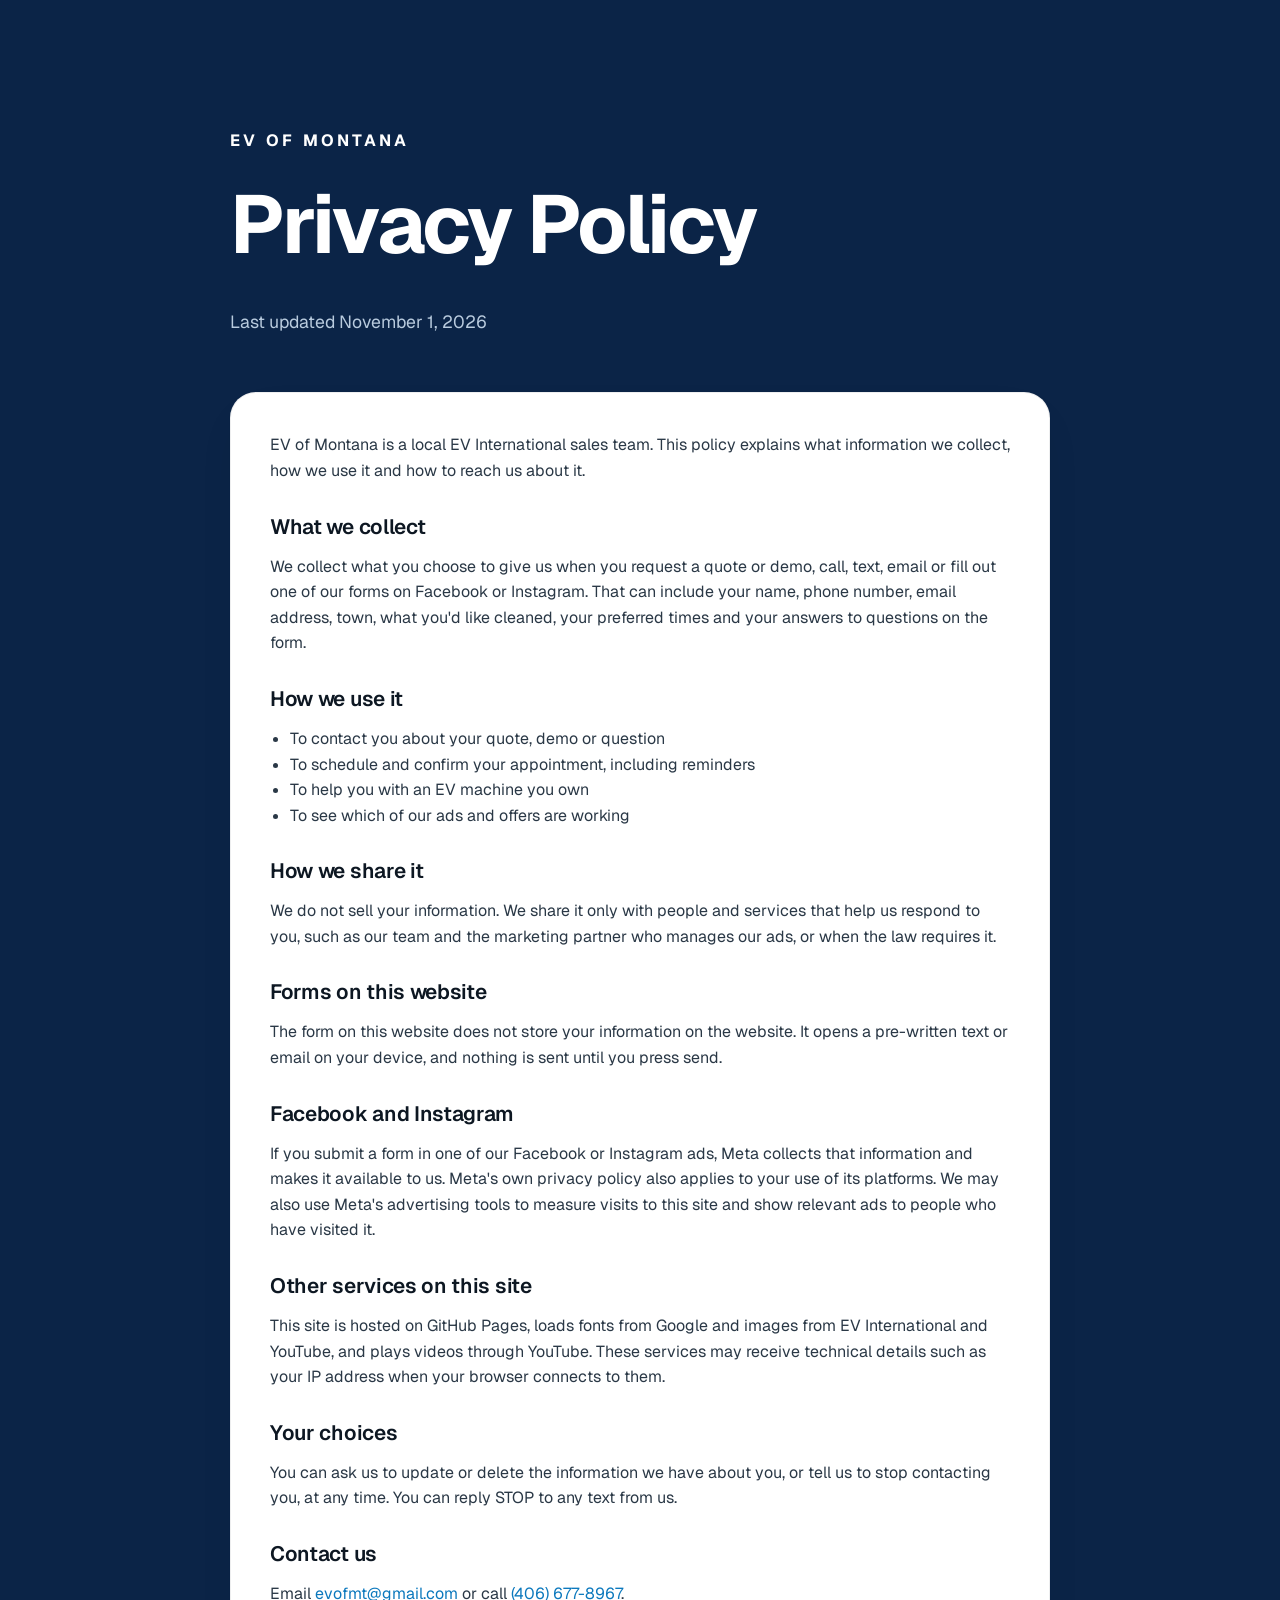
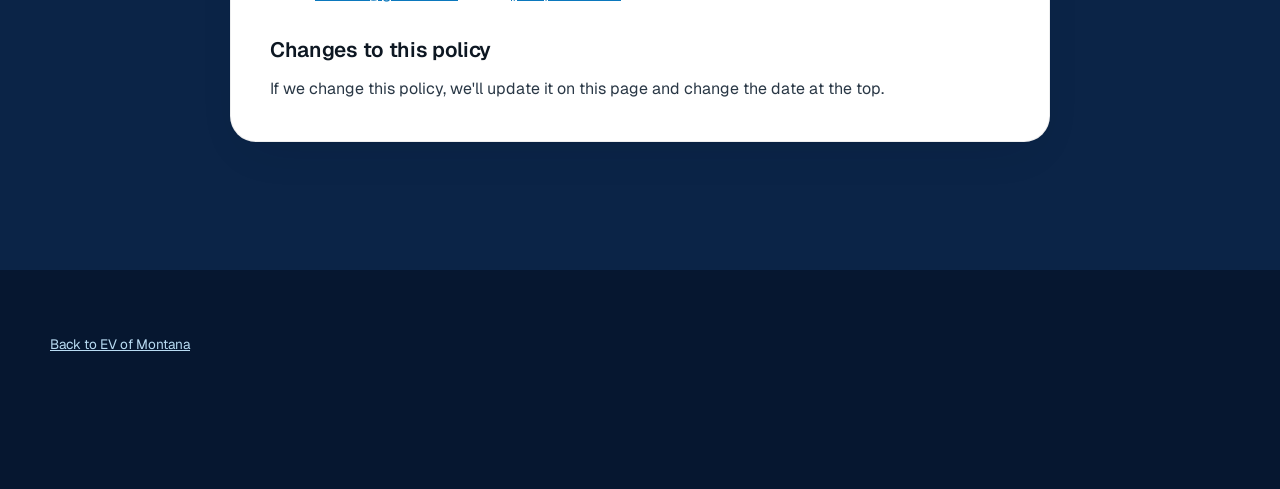
<file: privacy.html>
<!doctype html>
<html lang="en">
<head>
  <meta charset="utf-8">
  <meta name="viewport" content="width=device-width, initial-scale=1">
  <title>Privacy Policy | EV of Montana</title>
  <meta name="description" content="How EV of Montana collects and uses the information you share with us.">
  <meta name="theme-color" content="#061730">
  <link rel="icon" href="favicon.ico" sizes="48x48">
  <link rel="icon" href="favicon.png" type="image/png" sizes="512x512">
  <link rel="apple-touch-icon" href="apple-touch-icon.png">
  <link rel="preconnect" href="https://fonts.googleapis.com">
  <link rel="preconnect" href="https://fonts.gstatic.com" crossorigin>
  <link href="https://fonts.googleapis.com/css2?family=Geist:wght@300;400;500;600;700;800&display=swap" rel="stylesheet">
  <link rel="stylesheet" href="styles.css?v=16">
</head>
<body class="home">
  <main>
    <section class="section">
      <div class="wrap narrow">
        <div class="head">
          <a class="brand" href="index.html">EV of Montana</a>
          <h1 class="legal-title">Privacy Policy</h1>
          <p class="section-lead">Last updated November 1, 2026</p>
        </div>
        <article class="legal">
          <p>EV of Montana is a local EV International sales team. This policy explains what information we collect, how we use it and how to reach us about it.</p>

          <h2>What we collect</h2>
          <p>We collect what you choose to give us when you request a quote or demo, call, text, email or fill out one of our forms on Facebook or Instagram. That can include your name, phone number, email address, town, what you'd like cleaned, your preferred times and your answers to questions on the form.</p>

          <h2>How we use it</h2>
          <ul>
            <li>To contact you about your quote, demo or question</li>
            <li>To schedule and confirm your appointment, including reminders</li>
            <li>To help you with an EV machine you own</li>
            <li>To see which of our ads and offers are working</li>
          </ul>

          <h2>How we share it</h2>
          <p>We do not sell your information. We share it only with people and services that help us respond to you, such as our team and the marketing partner who manages our ads, or when the law requires it.</p>

          <h2>Forms on this website</h2>
          <p>The form on this website does not store your information on the website. It opens a pre-written text or email on your device, and nothing is sent until you press send.</p>

          <h2>Facebook and Instagram</h2>
          <p>If you submit a form in one of our Facebook or Instagram ads, Meta collects that information and makes it available to us. Meta's own privacy policy also applies to your use of its platforms. We may also use Meta's advertising tools to measure visits to this site and show relevant ads to people who have visited it.</p>

          <h2>Other services on this site</h2>
          <p>This site is hosted on GitHub Pages, loads fonts from Google and images from EV International and YouTube, and plays videos through YouTube. These services may receive technical details such as your IP address when your browser connects to them.</p>

          <h2>Your choices</h2>
          <p>You can ask us to update or delete the information we have about you, or tell us to stop contacting you, at any time. You can reply STOP to any text from us.</p>

          <h2>Contact us</h2>
          <p>Email <a href="mailto:evofmt@gmail.com">evofmt@gmail.com</a> or call <a href="tel:+14066778967">(406) 677-8967</a>.</p>

          <h2>Changes to this policy</h2>
          <p>If we change this policy, we'll update it on this page and change the date at the top.</p>
        </article>
      </div>
    </section>
  </main>
  <footer class="footer">
    <div class="wrap">
      <p class="fine"><a href="index.html">Back to EV of Montana</a></p>
    </div>
  </footer>
</body>
</html>
</file>
<file: styles.css>
:root {
  --night: #061730;
  --night-2: #0a2040;
  --ink: #0d1722;
  --text: #2a3846;
  --muted: #5b6d80;
  --bg: #0b2447;
  --bg-tint: #0f2e59;
  --on-dark: #b9cbde;
  --white: #ffffff;
  --blue: #2bb0f5;
  --blue-deep: #0b78bd;
  --blue-ice: #bfe6ff;
  --hair: rgba(13, 23, 34, 0.07);
  --hair-dark: rgba(255, 255, 255, 0.09);
  --shadow: 0 1px 2px rgba(13, 23, 34, 0.04), 0 18px 50px -20px rgba(13, 23, 34, 0.14);
  --spring: cubic-bezier(0.32, 0.72, 0, 1);
  --font: "Geist", ui-sans-serif, system-ui, sans-serif;
}

* { box-sizing: border-box; }
html { scroll-behavior: smooth; scroll-padding-top: 96px; }
body { margin: 0; font-family: var(--font); color: var(--text); background: var(--bg); line-height: 1.6; -webkit-font-smoothing: antialiased; }
img { max-width: 100%; display: block; }
a { color: var(--blue-deep); }
h1, h2, h3 { color: var(--ink); margin: 0 0 .5em; letter-spacing: -0.035em; line-height: 1.04; }
h1 { font-size: clamp(2.6rem, 6.4vw, 5.4rem); font-weight: 700; }
h2 { font-size: clamp(2rem, 4.4vw, 3.4rem); font-weight: 700; }
h3 { font-size: 1.15rem; font-weight: 600; letter-spacing: -0.015em; line-height: 1.25; }
p { margin: 0 0 1em; }
svg { fill: none; stroke: currentColor; stroke-width: 1.4; stroke-linecap: round; stroke-linejoin: round; }

.wrap { width: min(1180px, 100% - 32px); margin-inline: auto; }
.narrow { width: min(820px, 100% - 32px); }

/* pills */
.pill { display: inline-block; font-size: 11px; font-weight: 500; letter-spacing: .2em; text-transform: uppercase; padding: 7px 14px; border-radius: 999px; color: var(--blue-ice); background: rgba(43,176,245,.1); box-shadow: inset 0 0 0 1px rgba(43,176,245,.25); margin-bottom: 22px; }
.pill-light { color: var(--blue-ice); background: rgba(43,176,245,.14); box-shadow: inset 0 0 0 1px rgba(43,176,245,.32); }

/* buttons */
.btn { display: inline-flex; align-items: center; gap: 12px; font: 500 1rem/1 var(--font); padding: 8px 8px 8px 24px; min-height: 52px; border-radius: 999px; border: 0; text-decoration: none; cursor: pointer; transition: transform .5s var(--spring), background .5s var(--spring), box-shadow .5s var(--spring); }
.btn:active { transform: scale(.98); }
.btn-ic { width: 36px; height: 36px; border-radius: 50%; display: grid; place-items: center; transition: transform .5s var(--spring); }
.btn-ic svg { width: 16px; height: 16px; stroke-width: 1.8; }
.btn:hover .btn-ic { transform: translate(2px, -1px) scale(1.06); }
.btn-primary { background: var(--blue); color: #04111c; box-shadow: 0 10px 30px -8px rgba(43,176,245,.6); }
.btn-primary:hover { background: #4cc0fa; }
.btn-primary .btn-ic { background: rgba(4,17,28,.12); }
.btn-ghost { color: #fff; background: rgba(255,255,255,.06); box-shadow: inset 0 0 0 1px var(--hair-dark); padding: 8px 24px 8px 8px; }
.btn-ghost:hover { background: rgba(255,255,255,.1); }
.btn-ghost .btn-ic { background: rgba(255,255,255,.1); }
.play-ic svg { fill: currentColor; stroke: none; width: 14px; height: 14px; }
.btn-full { width: 100%; justify-content: space-between; }

/* nav: floating island */
.nav-wrap { position: fixed; top: 16px; left: 0; right: 0; z-index: 30; display: flex; justify-content: center; pointer-events: none; padding: 0 16px; }
.nav { pointer-events: auto; display: grid; grid-template-columns: 1fr auto 1fr; align-items: center; gap: 28px; width: min(1080px, 100%); padding: 8px 8px 8px 24px; border-radius: 999px; background: rgba(6, 23, 48, .78); backdrop-filter: blur(18px) saturate(1.4); -webkit-backdrop-filter: blur(18px) saturate(1.4); box-shadow: inset 0 0 0 1px var(--hair-dark), 0 20px 40px -20px rgba(0,0,0,.5); }
.nav-side { display: flex; align-items: center; gap: 24px; }
.nav-right { justify-content: flex-end; }
.nav-side a { color: rgba(255,255,255,.75); text-decoration: none; font-size: .9rem; transition: color .4s var(--spring); }
.nav-side a:hover { color: #fff; }
.brand { color: #fff; text-decoration: none; font-weight: 700; font-size: 1.02rem; letter-spacing: .2em; text-transform: uppercase; white-space: nowrap; }
.nav-side .nav-cta { color: #fff; background: rgba(255,255,255,.08); box-shadow: inset 0 0 0 1px rgba(255,255,255,.16); padding: 11px 20px; border-radius: 999px; }
.nav-side .nav-cta:hover { background: #fff; color: var(--night); }
.burger { display: none; width: 44px; height: 44px; border-radius: 50%; border: 0; background: rgba(255,255,255,.08); position: relative; cursor: pointer; justify-self: end; }
.burger span { position: absolute; left: 14px; right: 14px; height: 1.5px; background: #fff; transition: transform .5s var(--spring); }
.burger span:first-child { top: 18px; } .burger span:last-child { top: 25px; }
.menu-open .burger span:first-child { transform: translateY(3.5px) rotate(45deg); }
.menu-open .burger span:last-child { transform: translateY(-3.5px) rotate(-45deg); }
.menu { position: fixed; inset: 0; z-index: 25; background: rgba(6,23,48,.92); backdrop-filter: blur(28px); -webkit-backdrop-filter: blur(28px); display: flex; flex-direction: column; justify-content: center; gap: 6px; padding: 96px 32px 32px; opacity: 0; pointer-events: none; transition: opacity .5s var(--spring); }
.menu a { color: #fff; text-decoration: none; font-size: 2rem; font-weight: 600; letter-spacing: -0.03em; padding: 6px 0; opacity: 0; transform: translateY(32px); transition: opacity .6s var(--spring), transform .6s var(--spring); }
.menu-open .menu { opacity: 1; pointer-events: auto; }
.menu-open .menu a { opacity: 1; transform: none; }
.menu-open .menu a:nth-child(2) { transition-delay: .05s; } .menu-open .menu a:nth-child(3) { transition-delay: .1s; }
.menu-open .menu a:nth-child(4) { transition-delay: .15s; } .menu-open .menu a:nth-child(5) { transition-delay: .2s; } .menu-open .menu a:nth-child(6) { transition-delay: .25s; }

/* hero */
.hero { position: relative; overflow: hidden; background: var(--night); color: #b9c8d6; padding: 168px 0 120px; min-height: 100dvh; display: flex; align-items: center; }
.glow { position: absolute; border-radius: 50%; filter: blur(80px); pointer-events: none; }
.glow-a { width: 620px; height: 620px; right: -120px; top: -120px; background: radial-gradient(circle, rgba(43,176,245,.32), transparent 65%); }
.glow-b { width: 520px; height: 520px; left: -200px; bottom: -220px; background: radial-gradient(circle, rgba(30,90,200,.28), transparent 65%); }
.hero-center { position: relative; display: flex; flex-direction: column; align-items: center; text-align: center; }
.hero-center .hero-copy { max-width: 1040px; display: flex; flex-direction: column; align-items: center; }
.hero-center h1 { font-size: clamp(2.5rem, 6vw, 4.9rem); }
.hero-center .lead { margin-inline: auto; }
.hero-center .cta-row { justify-content: center; margin-bottom: 64px; }
.hero-center .hero-media { width: min(980px, 100%); }
.hero-center .media-core { aspect-ratio: 16 / 8.2; }
.hero-center .hero-stats { justify-content: center; border-top: 0; padding-top: 0; margin-top: 48px; gap: 0; }
.hero-center .hero-stats div { padding: 0 36px; }
.hero-center .hero-stats div + div { border-left: 1px solid var(--hair-dark); }
.yt-link { display: inline-flex; align-items: center; gap: 10px; margin-top: 36px; color: #cfe6f6; text-decoration: none; font-size: .95rem; padding: 10px 18px; border-radius: 999px; box-shadow: inset 0 0 0 1px var(--hair-dark); transition: background .5s var(--spring), color .5s var(--spring); }
.yt-link svg { width: 20px; height: 20px; color: var(--blue); }
.yt-link:hover { background: rgba(255,255,255,.06); color: #fff; }
.btn-dark { background: #fff; color: var(--night); margin-top: 8px; }
.btn-dark:hover { background: var(--blue-ice); }
.btn-dark .btn-ic { background: rgba(6,23,48,.1); }
.rise-3 { animation-delay: .3s; }
.hero h1 { color: #fff; }
.hero .soft { color: transparent; background: linear-gradient(100deg, #e8f6ff 0%, var(--blue) 70%); -webkit-background-clip: text; background-clip: text; }
.lead { font-size: 1.15rem; line-height: 1.65; max-width: 34em; }
.hero .lead { color: #9fb2c4; }
.cta-row { display: flex; flex-wrap: wrap; gap: 12px; margin: 36px 0 48px; }
.hero-stats { display: flex; gap: 40px; margin: 0; padding-top: 28px; border-top: 1px solid var(--hair-dark); }
.hero-stats dt { color: #fff; font-size: 1.6rem; font-weight: 600; letter-spacing: -0.03em; }
.hero-stats dd { margin: 2px 0 0; font-size: .82rem; color: #7d93a8; }

.hero-media { position: relative; }
.bezel { padding: 7px; border-radius: 32px; background: rgba(255,255,255,.06); box-shadow: inset 0 0 0 1px var(--hair-dark); }
.bezel-core { border-radius: 25px; background: var(--white); box-shadow: inset 0 1px 1px rgba(255,255,255,.9), var(--shadow); overflow: hidden; height: 100%; }
.bezel-dark { background: rgba(255,255,255,.04); box-shadow: inset 0 0 0 1px var(--hair-dark); }
.bezel-dark > .bezel-core { background: var(--night-2); box-shadow: inset 0 1px 1px rgba(255,255,255,.08), 0 40px 80px -30px rgba(0,0,0,.7); }
.media-core { all: unset; display: block; position: relative; width: 100%; aspect-ratio: 4 / 4.4; border-radius: 25px; overflow: hidden; cursor: pointer; background: #000; }
.media-core img { width: 100%; height: 100%; object-fit: cover; transform: scale(1.02); transition: transform 1.2s var(--spring); opacity: .92; }
.media-core:hover img { transform: scale(1.06); }
.media-core:focus-visible { outline: 2px solid var(--blue); outline-offset: 4px; }
.media-core::after { content: ""; position: absolute; inset: 0; background: linear-gradient(180deg, transparent 55%, rgba(5,8,13,.75)); }
.play { position: absolute; z-index: 1; left: 50%; top: 50%; width: 76px; height: 76px; margin: -38px 0 0 -38px; border-radius: 50%; display: grid; place-items: center; background: rgba(255,255,255,.14); backdrop-filter: blur(6px); box-shadow: inset 0 0 0 1px rgba(255,255,255,.35); color: #fff; transition: transform .6s var(--spring), background .6s var(--spring); }
.play svg { width: 26px; height: 26px; fill: currentColor; stroke: none; margin-left: 3px; }
.video:hover .play { transform: scale(1.08); background: var(--blue); }
.play.sm { width: 54px; height: 54px; margin: -27px 0 0 -27px; }
.play.sm svg { width: 18px; height: 18px; }
.media-cap { position: absolute; z-index: 1; left: 24px; bottom: 20px; color: #fff; font-size: .85rem; font-weight: 500; letter-spacing: .02em; }
.chip { position: absolute; z-index: 2; font-size: .8rem; font-weight: 500; color: #fff; padding: 10px 16px; border-radius: 999px; background: rgba(12,22,34,.85); box-shadow: inset 0 0 0 1px rgba(255,255,255,.14), 0 16px 30px -12px rgba(0,0,0,.6); }
.chip::before { content: ""; display: inline-block; width: 7px; height: 7px; border-radius: 50%; background: var(--blue); margin-right: 9px; box-shadow: 0 0 10px var(--blue); vertical-align: 1px; }
.chip-a { left: -22px; top: 22%; }
.chip-b { right: -22px; bottom: 26%; }

/* trust */
.trust { background: var(--night); border-top: 1px solid var(--hair-dark); }
.trust-row { display: flex; flex-wrap: wrap; justify-content: center; align-items: center; gap: 12px 28px; padding: 26px 0; color: #8ea3b7; font-size: .88rem; letter-spacing: .02em; }
.trust-row i { width: 4px; height: 4px; border-radius: 50%; background: #34495d; }

/* sections */
.section { padding: 128px 0; position: relative; }
.section-tint { background: var(--bg-tint); }
.head { max-width: 640px; margin-bottom: 56px; }
.head.center { text-align: center; margin-inline: auto; }
.head h2 { color: #fff; }
.section-lead { font-size: 1.1rem; color: var(--on-dark); max-width: 36em; }

/* bento */
.bento { display: grid; grid-template-columns: repeat(4, 1fr); grid-auto-rows: minmax(240px, auto); gap: 16px; }
.tile .bezel-core { padding: 32px; display: flex; flex-direction: column; }
.tile p { color: var(--muted); margin: 0; font-size: .97rem; }
.tile-steam { grid-column: span 2; grid-row: span 2; }
.tile-steam .bezel-core { background: linear-gradient(160deg, #123a70, #061730); }
.tile-steam h3 { color: #fff; font-size: clamp(1.6rem, 2.6vw, 2.2rem); letter-spacing: -0.03em; line-height: 1.1; margin-bottom: 14px; }
.tile-steam p { color: #94a9bd; font-size: 1.02rem; }
.tile-wide, .tile-half { grid-column: span 2; }
.tile-half .bezel-core { min-height: 200px; }
.tile-k { font-size: 11px; letter-spacing: .2em; text-transform: uppercase; color: var(--blue); margin-bottom: 18px; font-weight: 500; }
.tile-wide { grid-column: span 2; }
.ic { width: 34px; height: 34px; color: var(--blue-deep); margin-bottom: auto; padding-bottom: 18px; box-sizing: content-box; }
.big { display: block; font-size: 2.6rem; font-weight: 700; letter-spacing: -0.04em; color: var(--ink); line-height: 1; margin: 18px 0 10px; }
.steam-compare { margin-top: auto; padding-top: 32px; display: grid; gap: 16px; }
.sc-row { display: grid; grid-template-columns: 150px 1fr 100px; align-items: center; gap: 14px; font-size: .85rem; color: #dbe7f2; }
.sc-row em { font-style: normal; color: var(--blue-ice); text-align: right; }
.sc-bar { height: 10px; border-radius: 999px; background: rgba(255,255,255,.06); overflow: hidden; }
.sc-bar b { display: block; height: 100%; border-radius: 999px; background: linear-gradient(90deg, #7fd3ff, var(--blue)); box-shadow: 0 0 14px rgba(43,176,245,.7); }
.sc-row.muted { color: #6f8396; }
.sc-row.muted em { color: #6f8396; }
.sc-row.muted b { background: #c9d3dc; box-shadow: none; opacity: .55; }
.split-core { flex-direction: row !important; gap: 28px; align-items: center; }
.split-core > div:first-child { flex: 1; display: flex; flex-direction: column; height: 100%; }
.screen-mock { flex: none; width: 190px; height: 150px; border-radius: 18px; background: #070c12; box-shadow: inset 0 0 0 1px rgba(255,255,255,.06); display: flex; align-items: center; justify-content: center; gap: 18px; }
.screen-mock .ring { width: 86px; height: 86px; border-radius: 50%; border: 5px solid var(--blue); box-shadow: 0 0 20px rgba(43,176,245,.55), inset 0 0 14px rgba(43,176,245,.35); display: grid; place-items: center; color: #dff3ff; font-weight: 600; font-size: 1.25rem; position: relative; }
.screen-mock .ring small { position: absolute; bottom: 18px; font-size: .6rem; color: var(--blue-ice); }
.screen-mock ul { list-style: none; margin: 0; padding: 0; display: grid; gap: 8px; font-size: .62rem; color: #6fb9e6; font-weight: 600; }
.screen-mock li i { display: block; width: 26px; height: 2px; background: var(--blue); margin-bottom: 3px; opacity: .7; }

.specs { margin-top: 16px; border-radius: 28px; background: var(--white); box-shadow: inset 0 0 0 1px var(--hair), var(--shadow); }
.specs summary { list-style: none; cursor: pointer; padding: 24px 32px; font-weight: 600; color: var(--ink); display: flex; justify-content: space-between; align-items: center; }
.specs summary::-webkit-details-marker { display: none; }
.specs summary span { width: 34px; height: 34px; border-radius: 50%; display: grid; place-items: center; background: rgba(11,120,189,.08); color: var(--blue-deep); font-size: 1.2rem; transition: transform .5s var(--spring); }
.specs[open] summary span { transform: rotate(45deg); }
.spec-grid { display: grid; grid-template-columns: repeat(2, 1fr); gap: 0 48px; margin: 0; padding: 0 32px 8px; }
.spec-grid div { display: flex; justify-content: space-between; gap: 16px; padding: 14px 0; border-top: 1px solid var(--hair); font-size: .95rem; }
.spec-grid dt { color: var(--muted); }
.spec-grid dd { margin: 0; color: var(--ink); font-weight: 500; text-align: right; }
.fine { font-size: .85rem; color: var(--muted); }
.specs .fine { padding: 8px 32px 26px; margin: 0; }

/* rooms */
.rooms { display: grid; grid-template-columns: repeat(3, 1fr); gap: 16px; }
.room { display: flex; flex-direction: column; background: var(--white); border-radius: 26px; overflow: hidden; box-shadow: inset 0 0 0 1px var(--hair), var(--shadow); transition: transform .7s var(--spring); }
.room-thumb { all: unset; display: block; cursor: pointer; }
.room-thumb:focus-visible { outline: 2px solid var(--blue); outline-offset: -4px; }
.room-thumb .vthumb { aspect-ratio: 16 / 9; border-radius: 0; margin: 0; box-shadow: none; }
.room-thumb:hover .vthumb { transform: none; }
.room-len { position: absolute; z-index: 1; right: 10px; bottom: 10px; padding: 3px 8px; border-radius: 8px; background: rgba(5,8,13,.75); color: #fff; font-size: .78rem; font-weight: 500; }
.room-body { padding: 22px 24px 24px; }
.room-body h3 { margin: 0 0 6px; }
.room-more { display: flex; flex-wrap: wrap; gap: 6px; margin-top: 14px; }
.room-more button { all: unset; cursor: pointer; font-size: .82rem; font-weight: 500; padding: 7px 12px; border-radius: 999px; color: var(--blue-deep); background: rgba(11,120,189,.07); box-shadow: inset 0 0 0 1px rgba(11,120,189,.14); }
.room-more button:hover { background: rgba(11,120,189,.14); }
.room-more button:focus-visible { outline: 2px solid var(--blue); outline-offset: 2px; }
.photo-row { display: grid; grid-template-columns: 2fr 1fr 1fr; gap: 16px; margin-bottom: 16px; }
.photo-row img { width: 100%; height: 300px; object-fit: cover; border-radius: 26px; display: block; }
.kit-photos { display: grid; grid-template-columns: repeat(6, 1fr); gap: 12px; margin-top: 40px; }
.kit-photos figure { margin: 0; padding: 12px 10px; border-radius: 20px; background: var(--white); box-shadow: inset 0 0 0 1px var(--hair); text-align: center; }
.kit-photos img { width: 100%; aspect-ratio: 1; object-fit: contain; display: block; }
.kit-photos figcaption { margin-top: 6px; font-size: .8rem; color: var(--muted); }
.demo-photo { width: 100%; height: 240px; object-fit: cover; border-radius: 22px; display: block; margin-top: 28px; }
.band { position: relative; height: clamp(300px, 42vw, 480px); overflow: hidden; background: var(--night); }
.band img { width: 100%; height: 100%; object-fit: cover; display: block; opacity: .7; }
.band::after { content: ""; position: absolute; inset: 0; background: linear-gradient(180deg, transparent 35%, rgba(5,8,13,.8)); }
.band-copy { position: absolute; z-index: 1; left: 0; right: 0; bottom: 40px; color: #fff; }
.band-copy h2 { margin: 0 0 8px; color: #fff; }
.band-copy p { margin: 0; max-width: 560px; color: rgba(255,255,255,.85); }
.room:hover { transform: translateY(-4px); }
.room .ic { margin-bottom: 0; }
.room p { color: var(--muted); margin: 0; font-size: .97rem; }

/* attachments */
.two-col { display: grid; grid-template-columns: 1fr 1.1fr; gap: 72px; align-items: start; }
.kit { list-style: none; padding: 0; margin: 28px 0 0; display: flex; flex-wrap: wrap; gap: 8px; }
.kit li { font-size: .85rem; padding: 8px 14px; border-radius: 999px; background: var(--white); box-shadow: inset 0 0 0 1px var(--hair); color: var(--ink); }
.table-core { padding: 8px 8px 0; }
.att { width: 100%; border-collapse: collapse; }
.att th, .att td { text-align: left; padding: 15px 20px; font-size: .95rem; vertical-align: top; }
.att th { font-size: 11px; font-weight: 500; letter-spacing: .18em; text-transform: uppercase; color: var(--muted); }
.att td { border-top: 1px solid var(--hair); color: var(--muted); }
.att td:first-child { color: var(--ink); font-weight: 500; width: 44%; }
.fine.pad { padding: 16px 20px 22px; margin: 0; border-top: 1px solid var(--hair); }

/* videos */
/* lineup */
.products { display: grid; grid-template-columns: repeat(4, 1fr); gap: 16px; }
.product { display: flex; flex-direction: column; background: var(--white); border-radius: 26px; overflow: hidden; box-shadow: inset 0 0 0 1px var(--hair), var(--shadow); transition: transform .7s var(--spring); }
.product:hover { transform: translateY(-4px); }
.product img { width: 100%; aspect-ratio: 4 / 3; object-fit: cover; background: #0b131d; display: block; }
.product-body { display: flex; flex-direction: column; gap: 8px; padding: 22px 22px 24px; flex: 1; }
.product-body h3 { margin: 0; font-size: 1.25rem; color: var(--ink); letter-spacing: -0.01em; }
.product-body p { margin: 0; color: var(--muted); font-size: .95rem; }
.specs-mini { list-style: none; padding: 0; margin: 6px 0 4px; display: flex; flex-wrap: wrap; gap: 6px; }
.specs-mini li { font-size: .8rem; padding: 6px 11px; border-radius: 999px; background: #eef2f6; box-shadow: inset 0 0 0 1px var(--hair); color: var(--ink); }
.product-link { margin-top: auto; padding-top: 8px; font-weight: 600; font-size: .95rem; color: var(--blue-deep); text-decoration: none; }
.product-link::after { content: " →"; }
.acc-head { margin: 72px 0 24px; }
.acc-head h3 { margin: 0 0 6px; font-size: 1.4rem; color: #fff; }
.acc-head p { margin: 0; color: var(--on-dark); }
.accessories { display: grid; grid-template-columns: repeat(auto-fill, minmax(190px, 1fr)); gap: 14px; }
.acc { display: flex; flex-direction: column; gap: 4px; background: var(--white); border-radius: 22px; padding: 14px 14px 18px; box-shadow: inset 0 0 0 1px var(--hair); }
.acc img { width: 100%; aspect-ratio: 4 / 3; object-fit: contain; border-radius: 14px; background: #fff; margin-bottom: 8px; }
.acc b { color: var(--ink); font-size: .98rem; }
.acc span { color: var(--muted); font-size: .88rem; }
.lineup-note { margin-top: 28px; color: var(--on-dark); }
.lineup-note a { color: var(--blue-ice); }

.videos { display: grid; grid-template-columns: repeat(3, 1fr); gap: 28px 20px; }
.vcard { all: unset; cursor: pointer; display: flex; flex-direction: column; gap: 6px; }
.vcard:focus-visible { outline: 2px solid var(--blue); outline-offset: 6px; border-radius: 22px; }
.vthumb { position: relative; display: block; aspect-ratio: 16 / 10; border-radius: 22px; background: #0b131d center / cover; overflow: hidden; margin-bottom: 10px; box-shadow: var(--shadow); transition: transform .7s var(--spring); }
.vcard:hover .vthumb { transform: translateY(-4px); }
.vthumb::after { content: ""; position: absolute; inset: 0; background: linear-gradient(180deg, transparent 40%, rgba(5,8,13,.45)); }
.vtag { font-size: 11px; letter-spacing: .2em; text-transform: uppercase; color: var(--blue-deep); font-weight: 500; }
.vcard .vtag { color: var(--blue); }
.vtitle { font-size: 1.05rem; font-weight: 600; color: #fff; letter-spacing: -0.01em; }

/* demo */
.demo { background: var(--night); color: #9fb2c4; overflow: hidden; }
.demo h2 { color: #fff; }
.demo .section-lead { color: #9fb2c4; }
.glow-c { width: 700px; height: 700px; left: 30%; top: -300px; background: radial-gradient(circle, rgba(43,176,245,.18), transparent 65%); }
.demo-grid { align-items: center; position: relative; }
.steps { list-style: none; padding: 0; margin: 36px 0; display: grid; gap: 10px; counter-reset: s; }
.steps li { counter-increment: s; display: grid; grid-template-columns: 44px 1fr; column-gap: 16px; padding: 16px 0; border-top: 1px solid var(--hair-dark); }
.steps li::before { content: "0" counter(s); grid-row: span 2; font-size: .85rem; color: var(--blue); font-weight: 600; padding-top: 2px; }
.steps b { color: #fff; font-weight: 600; }
.steps span { font-size: .95rem; }
.call-line { color: #cfe6f6; font-size: .95rem; text-decoration: none; border-bottom: 1px solid rgba(207,230,246,.3); padding-bottom: 2px; }
.call-line:hover { color: #fff; border-color: #fff; }
.contact-links { display: flex; flex-wrap: wrap; gap: 10px 22px; margin-top: 18px; font-size: .95rem; }
.contact-links a { color: #cfe6f6; text-decoration: none; border-bottom: 1px solid rgba(207,230,246,.3); padding-bottom: 2px; }
.contact-links a:hover { color: #fff; border-color: #fff; }
.form-core { padding: 32px; display: grid; gap: 16px; }
.form-title { color: #fff; font-size: 1.3rem; font-weight: 600; letter-spacing: -0.02em; margin: 0 0 4px; }
.form-core label { display: grid; gap: 7px; font-size: .82rem; color: #8ea3b7; font-weight: 500; }
.form-core input, .form-core select { font: 400 1rem var(--font); color: #fff; padding: 14px 16px; border-radius: 14px; border: 0; background: rgba(255,255,255,.05); box-shadow: inset 0 0 0 1px rgba(255,255,255,.1); transition: box-shadow .4s var(--spring); }
.form-core select option { color: var(--ink); }
.form-core input::placeholder { color: #8299b0; }
.form-core input:focus, .form-core select:focus { outline: none; box-shadow: inset 0 0 0 1.5px var(--blue); }
.form-note { font-size: .8rem; color: #93a9be; margin: 0; }

/* owners */
.care { display: grid; gap: 12px; margin-top: 28px; }
.care p { margin: 0; padding: 18px 22px; border-radius: 18px; background: var(--white); box-shadow: inset 0 0 0 1px var(--hair); color: var(--muted); font-size: .95rem; }
.care b { color: var(--ink); font-weight: 600; }
.quick { list-style: none; counter-reset: q; padding: 8px; margin: 0; border-radius: 32px; background: rgba(255,255,255,.06); box-shadow: inset 0 0 0 1px var(--hair-dark); display: grid; gap: 6px; }
.quick li { counter-increment: q; position: relative; padding: 18px 22px 18px 66px; border-radius: 22px; background: var(--white); box-shadow: var(--shadow); color: var(--muted); font-size: .97rem; }
.quick li::before { content: counter(q); position: absolute; left: 20px; top: 16px; width: 30px; height: 30px; border-radius: 50%; background: var(--ink); color: #fff; font-size: .8rem; font-weight: 600; display: grid; place-items: center; }
.quick b { color: var(--ink); font-weight: 600; }

/* faq */
.faq details { border-radius: 22px; background: var(--white); box-shadow: inset 0 0 0 1px var(--hair); margin-bottom: 10px; }
.faq summary { list-style: none; cursor: pointer; padding: 22px 64px 22px 26px; font-weight: 600; color: var(--ink); position: relative; }
.faq summary::-webkit-details-marker { display: none; }
.faq summary::after { content: "+"; position: absolute; right: 20px; top: 50%; width: 32px; height: 32px; margin-top: -16px; border-radius: 50%; display: grid; place-items: center; background: rgba(11,120,189,.08); color: var(--blue-deep); font-size: 1.15rem; transition: transform .5s var(--spring); }
.faq details[open] summary::after { transform: rotate(45deg); }
.faq details p { padding: 0 26px 22px; margin: 0; color: var(--muted); }

/* privacy policy */
.legal-title { color: #fff; margin-top: 28px; }
.legal { display: grid; gap: 14px; padding: 40px; border-radius: 26px; background: var(--white); color: var(--text); box-shadow: inset 0 0 0 1px var(--hair), var(--shadow); }
.legal h2 { font-size: 1.3rem; font-weight: 600; letter-spacing: -0.015em; line-height: 1.25; margin: 16px 0 0; }
.legal p, .legal ul { margin: 0; }
.legal ul { padding-left: 20px; }

/* footer */
.footer { background: var(--night); color: #7d93a8; padding: 64px 0 120px; font-size: .9rem; }
.foot-grid { display: grid; grid-template-columns: 1fr 1.4fr; gap: 48px; }
.foot-brand { color: #fff; font-weight: 700; letter-spacing: .2em; text-transform: uppercase; margin-bottom: 8px; }
.footer a { color: #b9dcf3; }
.footer .fine { color: #93a9be; }

.sticky-cta { display: none; }

/* video modal */
.video-modal { width: min(1000px, 94vw); padding: 0; border: 0; border-radius: 20px; background: #000; overflow: visible; }
.video-modal::backdrop { background: rgba(3,6,10,.88); backdrop-filter: blur(8px); }
.video-modal .frame { aspect-ratio: 16 / 9; }
.video-modal iframe { width: 100%; height: 100%; border: 0; border-radius: 20px; display: block; }
.video-modal .close { position: absolute; top: -48px; right: 0; width: 40px; height: 40px; border-radius: 50%; background: rgba(255,255,255,.12); border: 0; color: #fff; font-size: 1.5rem; cursor: pointer; }

/* front page: full-screen photo cover */
html:has(body.home) { background: var(--night); }
/* Exactly one screen on open: svh is the visible height with the phone's browser bars showing. */
.cover { position: relative; height: 100vh; height: 100svh; min-height: 520px; display: grid; place-items: center; overflow: hidden; background: var(--night); }
.cover-img { position: absolute; inset: 0; width: 100%; height: 100%; object-fit: cover; object-position: center 40%; transform: scale(1.04); animation: cover-in 2.4s var(--spring) both; }
.cover-shade { position: absolute; inset: 0; background: radial-gradient(ellipse at center, rgba(5,8,13,.35) 0%, rgba(5,8,13,.78) 75%), linear-gradient(180deg, rgba(5,8,13,.55) 0%, transparent 30%, transparent 65%, rgba(5,8,13,.85) 100%); }
.cover-content { position: relative; z-index: 1; display: flex; flex-direction: column; align-items: center; gap: 36px; text-align: center; padding: 120px 16px 80px; animation: rise 1.2s var(--spring) .2s both; }
.cover-title { margin: 0; color: #fff; font-size: clamp(3.2rem, 12vw, 10rem); font-weight: 800; letter-spacing: 0.04em; line-height: .95; text-shadow: 0 10px 50px rgba(0,0,0,.55); }
.cover-content { gap: 28px; }
.cover-actions { display: flex; flex-wrap: wrap; justify-content: center; gap: 12px; }
.cover-link { color: rgba(255,255,255,.8); text-decoration: none; font-size: .95rem; border-bottom: 1px solid rgba(255,255,255,.3); padding-bottom: 2px; }
.cover-link:hover { color: #fff; border-color: #fff; }
@keyframes cover-in { from { opacity: 0; transform: scale(1.12); } to { opacity: 1; transform: scale(1.04); } }

/* hero entrance on load */
.rise { animation: rise 1.1s var(--spring) both; }
.rise-2 { animation-delay: .15s; }
@keyframes rise { from { opacity: 0; transform: translateY(32px); } to { opacity: 1; transform: none; } }

/* scroll reveal (only when JS runs) */
.js .reveal { opacity: 0; transform: translateY(40px); filter: blur(6px); transition: opacity .9s var(--spring), transform .9s var(--spring), filter .9s var(--spring); }
.js .reveal.in { opacity: 1; transform: none; filter: none; }

@media (prefers-reduced-motion: reduce) {
  html { scroll-behavior: auto; }
  .js .reveal { opacity: 1; transform: none; filter: none; transition: none; }
  .rise, .cover-img, .cover-content { animation: none; }
  * { transition-duration: 0s !important; }
}

@media (max-width: 960px) {
  .nav { grid-template-columns: 1fr auto; padding: 6px 6px 6px 22px; }
  .nav-side { display: none; }
  .brand { justify-self: start; }
  .burger { display: block; }
  .hero { padding: 132px 0 80px; min-height: 0; }
  .hero-grid, .two-col, .foot-grid { grid-template-columns: 1fr; gap: 48px; }
  .chip-a { left: 12px; top: 16px; } .chip-b { right: 12px; bottom: 64px; }
  .bento { grid-template-columns: 1fr 1fr; }
  .tile-steam, .tile-wide { grid-column: span 2; }
  .tile-half { grid-column: span 1; }
  .tile-steam { grid-row: auto; }
  .rooms, .videos, .products { grid-template-columns: 1fr 1fr; }
  .section { padding: 96px 0; }
}
@media (max-width: 620px) {
  .bento, .rooms, .videos, .products { grid-template-columns: 1fr; }
  .accessories { grid-template-columns: 1fr 1fr; }
  .tile-steam, .tile-wide, .tile-half { grid-column: auto; }
  .split-core { flex-direction: column !important; align-items: stretch; }
  .screen-mock { width: 100%; }
  .sc-row { grid-template-columns: 1fr; gap: 6px; }
  .sc-row em { text-align: left; }
  .spec-grid { grid-template-columns: 1fr; padding: 0 22px 8px; }
  .specs summary, .specs .fine { padding-left: 22px; padding-right: 22px; }
  .hero-center .hero-stats { display: grid; grid-template-columns: 1fr 1fr; gap: 20px 0; width: 100%; }
  .hero-center .hero-stats div { padding: 0 12px; }
  .hero-center .hero-stats div:nth-child(3) { border-left: 0; }
  .hero-stats dt { font-size: 1.3rem; }
  .hero-center .media-core { aspect-ratio: 4 / 3.4; }
  .chip { font-size: .72rem; padding: 8px 12px; }
  .tile .bezel-core, .form-core, .legal { padding: 26px; }
  .photo-row { grid-template-columns: 1fr 1fr; }
  .photo-row img { height: 170px; }
  .photo-row img:first-child { grid-column: span 2; height: 220px; }
  .kit-photos { grid-template-columns: repeat(3, 1fr); }
  .att th, .att td { padding: 13px 14px; }
  .section { padding: 80px 0; }
  .sticky-cta { display: grid; grid-template-columns: 1fr 2fr; gap: 8px; position: fixed; left: 16px; right: 16px; bottom: 16px; z-index: 20; }
  .sticky-cta a { text-align: center; font-weight: 600; text-decoration: none; padding: 17px 12px; border-radius: 999px; }
  .sticky-call { background: var(--night); color: #fff; box-shadow: inset 0 0 0 1px rgba(255,255,255,.18), 0 16px 40px -10px rgba(0,0,0,.6); }
  .sticky-quote { background: var(--blue); color: #04111c; box-shadow: 0 16px 40px -10px rgba(43,176,245,.7); }
}
</file>
